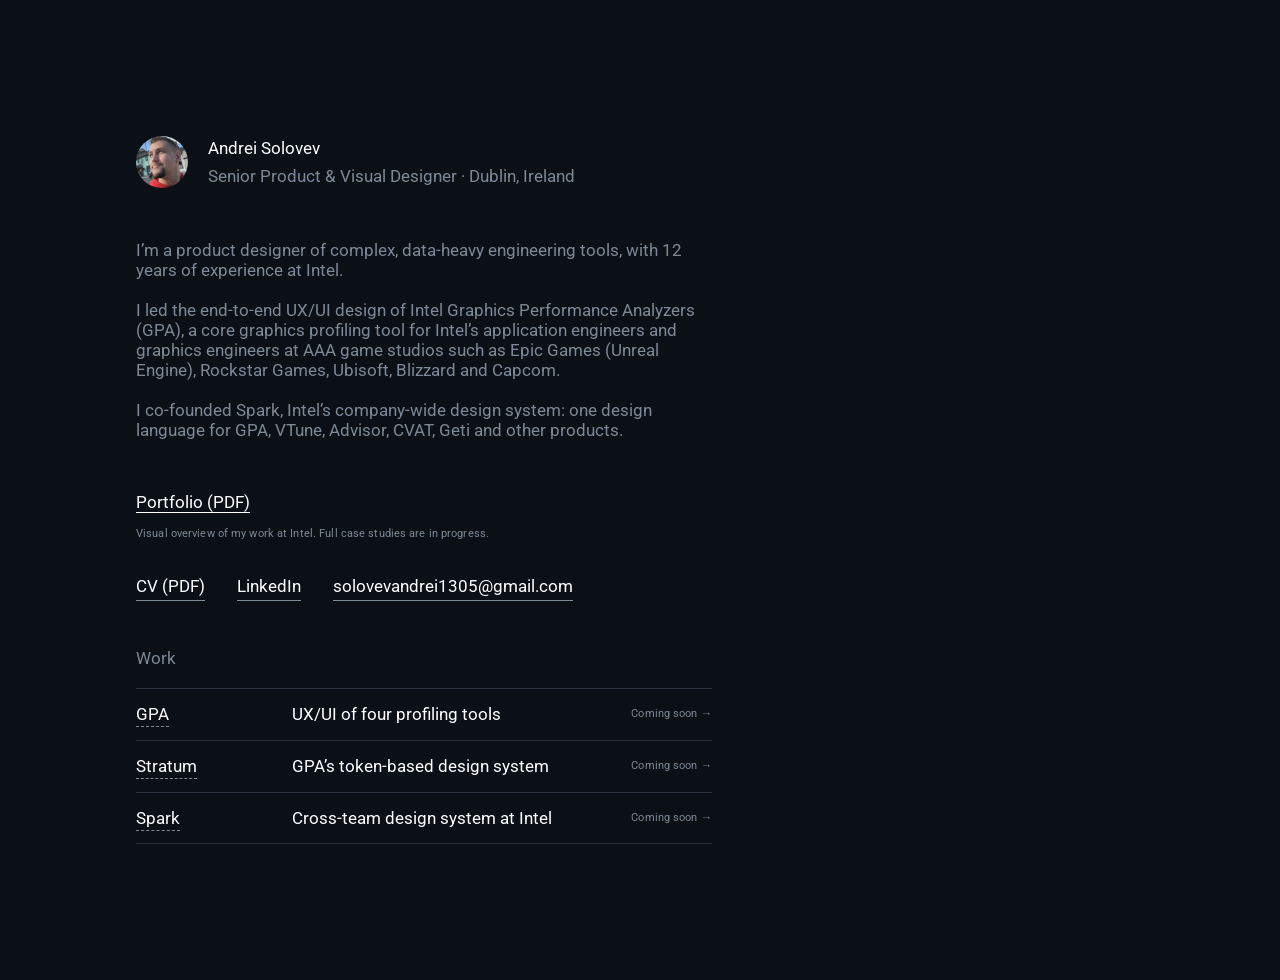
<file: index.html>
<!DOCTYPE html>
<html lang="en">
<head>
<meta charset="utf-8">
<meta name="viewport" content="width=device-width, initial-scale=1">
<title>Andrei Solovev</title>
<meta name="description" content="Andrei Solovev — Senior Product &amp; Visual Designer in Dublin. 12 years at Intel designing complex, data-heavy engineering tools and design systems.">
<meta property="og:type" content="website">
<meta property="og:url" content="https://solovevandrei.github.io/">
<meta property="og:title" content="Andrei Solovev">
<meta property="og:description" content="Andrei Solovev — Senior Product &amp; Visual Designer in Dublin. 12 years at Intel designing complex, data-heavy engineering tools and design systems.">
<meta property="og:image" content="https://solovevandrei.github.io/img/og.jpg">
<meta property="og:image:width" content="1200">
<meta property="og:image:height" content="630">
<meta name="twitter:card" content="summary_large_image">
<meta name="theme-color" content="#0B1017">
<link rel="icon" type="image/png" href="img/favicon.png">
<link rel="apple-touch-icon" href="img/apple-touch-icon.png">
<link rel="preconnect" href="https://fonts.googleapis.com">
<link rel="preconnect" href="https://fonts.gstatic.com" crossorigin>
<link href="https://fonts.googleapis.com/css2?family=Roboto:wght@400&display=swap" rel="stylesheet">
<link rel="stylesheet" href="site.css">
</head>
<body>
<main class="page">
<div class="col">
  <header class="who" data-b>
    <img class="avatar" src="img/avatar.jpg" alt="Andrei Solovev">
    <div class="who-text">
      <h1 class="t">Andrei Solovev</h1>
      <div class="g8"></div>
      <p class="t mute role"><span>Senior Product &amp; Visual Designer</span><span class="dot"> · </span><span>Dublin, Ireland</span></p>
    </div>
  </header>
  <div class="g52"></div>
  <p class="t mute" data-b>I’m a product designer of complex, data-heavy engineering tools, with 12 years of experience at Intel.</p>
  <div class="g20"></div>
  <p class="t mute" data-b>I led the end-to-end UX/UI design of Intel Graphics Performance Analyzers (GPA), a core graphics profiling tool for Intel’s application engineers and graphics engineers at AAA game studios such as Epic Games (Unreal Engine), Rockstar Games, Ubisoft, Blizzard and Capcom.</p>
  <div class="g20"></div>
  <p class="t mute" data-b>I co-founded Spark, Intel’s company-wide design system: one design language for GPA, VTune, Advisor, CVAT, Geti and other products.</p>
  <div class="g52"></div>
  <div class="pdfblock" data-b>
    <a class="pdflink t" href="Andrei_Solovev_Portfolio_2026.pdf">Portfolio (PDF)</a>
    <div class="g12"></div>
    <p class="t mute small">Visual overview of my work at Intel. Full case studies are in progress.</p>
  </div>
  <div class="g32"></div>
  <nav class="links t" aria-label="Contacts" data-b>
    <a href="Andrei_Solovev_CV.pdf">CV (PDF)</a>
    <a href="https://www.linkedin.com/in/andrei-solovev-8944394b">LinkedIn</a>
    <a href="mailto:solovevandrei1305@gmail.com">solovevandrei1305@gmail.com</a>
  </nav>
  <div class="g52"></div>
  <h2 class="t mute" data-b>Work</h2>
  <div class="g20"></div>
  <div class="rows">
  <a class="row" href="cases/gpa.html" data-b><span class="name t"><span>GPA</span></span><span class="d t">UX/UI of four profiling tools</span><span class="go t small">Coming soon →</span></a>
  <a class="row" href="cases/stratum.html" data-b><span class="name t"><span>Stratum</span></span><span class="d t">GPA’s token-based design system</span><span class="go t small">Coming soon →</span></a>
  <a class="row" href="cases/spark.html" data-b><span class="name t"><span>Spark</span></span><span class="d t">Cross-team design system at Intel</span><span class="go t small">Coming soon →</span></a>
  </div>

</div>
</main>
<script src="grid.js"></script>
</body>
</html>
</file>
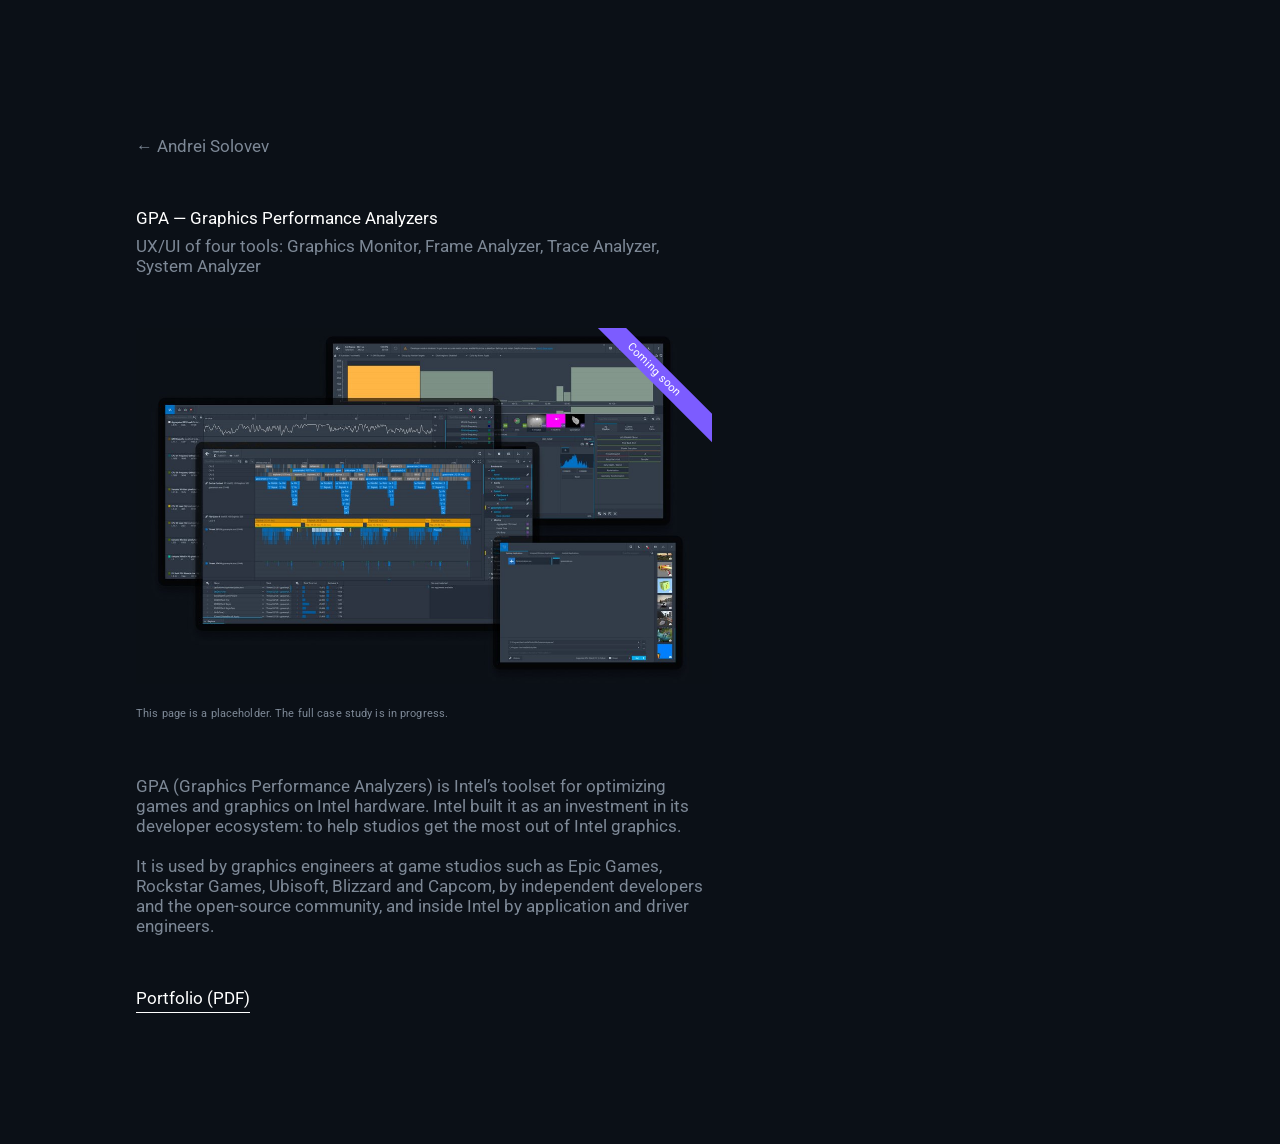
<file: cases/gpa.html>
<!DOCTYPE html>
<html lang="en">
<head>
<meta charset="utf-8">
<meta name="viewport" content="width=device-width, initial-scale=1">
<title>GPA — Andrei Solovev</title>
<meta name="description" content="Andrei Solovev — Senior Product &amp; Visual Designer in Dublin. 12 years at Intel designing complex, data-heavy engineering tools and design systems.">
<meta property="og:type" content="website">
<meta property="og:url" content="https://solovevandrei.github.io/cases/gpa.html">
<meta property="og:title" content="GPA — Andrei Solovev">
<meta property="og:description" content="Andrei Solovev — Senior Product &amp; Visual Designer in Dublin. 12 years at Intel designing complex, data-heavy engineering tools and design systems.">
<meta property="og:image" content="https://solovevandrei.github.io/img/og.jpg">
<meta property="og:image:width" content="1200">
<meta property="og:image:height" content="630">
<meta name="twitter:card" content="summary_large_image">
<meta name="theme-color" content="#0B1017">
<link rel="icon" type="image/png" href="../img/favicon.png">
<link rel="apple-touch-icon" href="../img/apple-touch-icon.png">
<link rel="preconnect" href="https://fonts.googleapis.com">
<link rel="preconnect" href="https://fonts.gstatic.com" crossorigin>
<link href="https://fonts.googleapis.com/css2?family=Roboto:wght@400&display=swap" rel="stylesheet">
<link rel="stylesheet" href="../site.css">
</head>
<body>
<main class="page">
<div class="col">
  <a class="t mute" href="../index.html" data-b>← Andrei Solovev</a>
  <div class="g52"></div>
  <h1 class="t" data-b>GPA — Graphics Performance Analyzers</h1>
  <div class="g8"></div>
  <p class="t mute" data-b>UX/UI of four tools: Graphics Monitor, Frame Analyzer, Trace Analyzer, System Analyzer</p>
  <div class="g52"></div>
  <figure class="shot" data-b>
    <img src="../img/gpa.jpg" alt="GPA tools: Frame Analyzer, System Analyzer, Trace Analyzer and Graphics Monitor">
    <span class="ribbon small">Coming soon</span>
  </figure>
  <div class="g20"></div>
  <p class="t mute small" data-b>This page is a placeholder. The full case study is in progress.</p>
  <div class="g52"></div>
  <p class="t mute" data-b>GPA (Graphics Performance Analyzers) is Intel’s toolset for optimizing games and graphics on Intel hardware. Intel built it as an investment in its developer ecosystem: to help studios get the most out of Intel graphics.</p>
  <div class="g20"></div>
  <p class="t mute" data-b>It is used by graphics engineers at game studios such as Epic Games, Rockstar Games, Ubisoft, Blizzard and Capcom, by independent developers and the open-source community, and inside Intel by application and driver engineers.</p>
  <div class="g52"></div>
  <nav class="links t" data-b><a class="pdf" href="../Andrei_Solovev_Portfolio_2026.pdf">Portfolio (PDF)</a></nav>
</div>
</main>
<script src="../grid.js"></script>
</body>
</html>
</file>
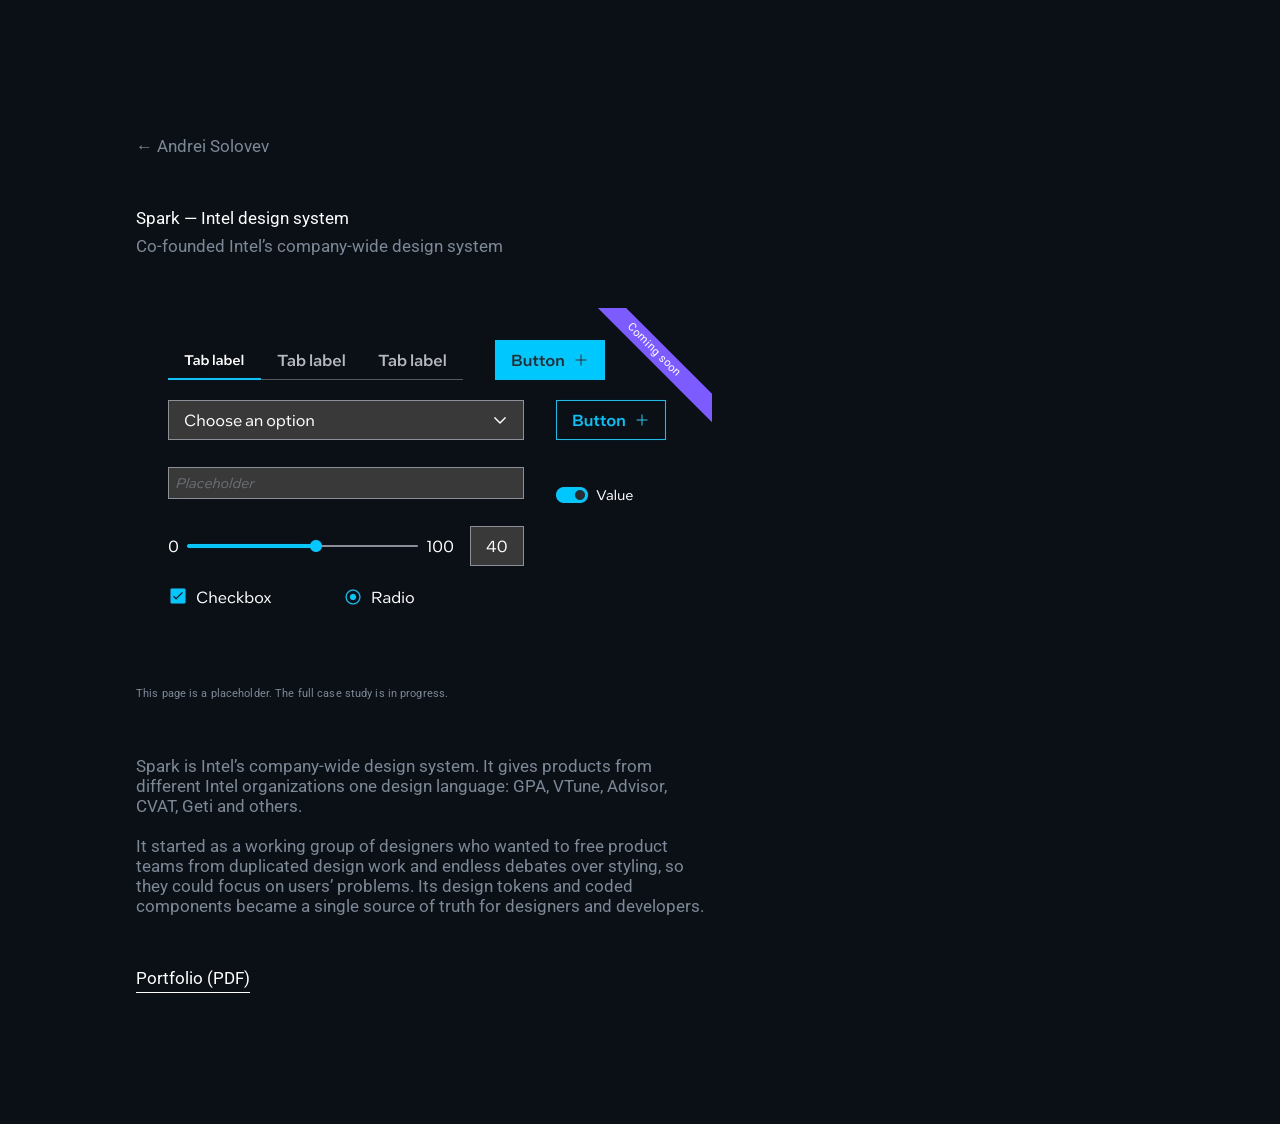
<file: cases/spark.html>
<!DOCTYPE html>
<html lang="en">
<head>
<meta charset="utf-8">
<meta name="viewport" content="width=device-width, initial-scale=1">
<title>Spark — Andrei Solovev</title>
<meta name="description" content="Andrei Solovev — Senior Product &amp; Visual Designer in Dublin. 12 years at Intel designing complex, data-heavy engineering tools and design systems.">
<meta property="og:type" content="website">
<meta property="og:url" content="https://solovevandrei.github.io/cases/spark.html">
<meta property="og:title" content="Spark — Andrei Solovev">
<meta property="og:description" content="Andrei Solovev — Senior Product &amp; Visual Designer in Dublin. 12 years at Intel designing complex, data-heavy engineering tools and design systems.">
<meta property="og:image" content="https://solovevandrei.github.io/img/og.jpg">
<meta property="og:image:width" content="1200">
<meta property="og:image:height" content="630">
<meta name="twitter:card" content="summary_large_image">
<meta name="theme-color" content="#0B1017">
<link rel="icon" type="image/png" href="../img/favicon.png">
<link rel="apple-touch-icon" href="../img/apple-touch-icon.png">
<link rel="preconnect" href="https://fonts.googleapis.com">
<link rel="preconnect" href="https://fonts.gstatic.com" crossorigin>
<link href="https://fonts.googleapis.com/css2?family=Roboto:wght@400&display=swap" rel="stylesheet">
<link rel="stylesheet" href="../site.css">
</head>
<body>
<main class="page">
<div class="col">
  <a class="t mute" href="../index.html" data-b>← Andrei Solovev</a>
  <div class="g52"></div>
  <h1 class="t" data-b>Spark — Intel design system</h1>
  <div class="g8"></div>
  <p class="t mute" data-b>Co-founded Intel’s company-wide design system</p>
  <div class="g52"></div>
  <figure class="shot" data-b>
    <img src="../img/spark.jpg" alt="Spark components">
    <span class="ribbon small">Coming soon</span>
  </figure>
  <div class="g20"></div>
  <p class="t mute small" data-b>This page is a placeholder. The full case study is in progress.</p>
  <div class="g52"></div>
  <p class="t mute" data-b>Spark is Intel’s company-wide design system. It gives products from different Intel organizations one design language: GPA, VTune, Advisor, CVAT, Geti and others.</p>
  <div class="g20"></div>
  <p class="t mute" data-b>It started as a working group of designers who wanted to free product teams from duplicated design work and endless debates over styling, so they could focus on users’ problems. Its design tokens and coded components became a single source of truth for designers and developers.</p>
  <div class="g52"></div>
  <nav class="links t" data-b><a class="pdf" href="../Andrei_Solovev_Portfolio_2026.pdf">Portfolio (PDF)</a></nav>
</div>
</main>
<script src="../grid.js"></script>
</body>
</html>
</file>
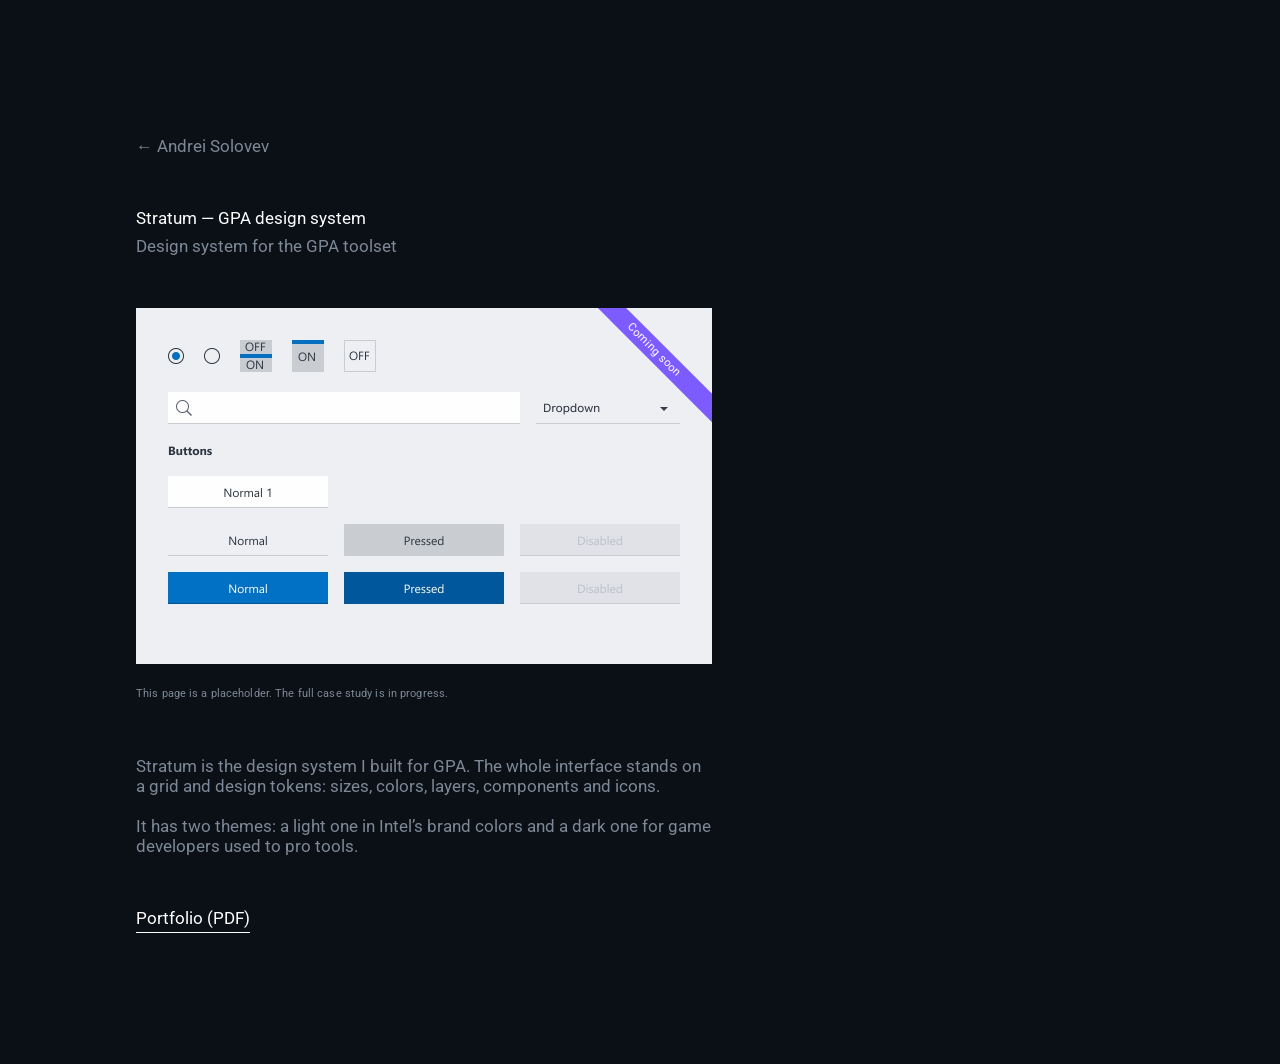
<file: cases/stratum.html>
<!DOCTYPE html>
<html lang="en">
<head>
<meta charset="utf-8">
<meta name="viewport" content="width=device-width, initial-scale=1">
<title>Stratum — Andrei Solovev</title>
<meta name="description" content="Andrei Solovev — Senior Product &amp; Visual Designer in Dublin. 12 years at Intel designing complex, data-heavy engineering tools and design systems.">
<meta property="og:type" content="website">
<meta property="og:url" content="https://solovevandrei.github.io/cases/stratum.html">
<meta property="og:title" content="Stratum — Andrei Solovev">
<meta property="og:description" content="Andrei Solovev — Senior Product &amp; Visual Designer in Dublin. 12 years at Intel designing complex, data-heavy engineering tools and design systems.">
<meta property="og:image" content="https://solovevandrei.github.io/img/og.jpg">
<meta property="og:image:width" content="1200">
<meta property="og:image:height" content="630">
<meta name="twitter:card" content="summary_large_image">
<meta name="theme-color" content="#0B1017">
<link rel="icon" type="image/png" href="../img/favicon.png">
<link rel="apple-touch-icon" href="../img/apple-touch-icon.png">
<link rel="preconnect" href="https://fonts.googleapis.com">
<link rel="preconnect" href="https://fonts.gstatic.com" crossorigin>
<link href="https://fonts.googleapis.com/css2?family=Roboto:wght@400&display=swap" rel="stylesheet">
<link rel="stylesheet" href="../site.css">
</head>
<body>
<main class="page">
<div class="col">
  <a class="t mute" href="../index.html" data-b>← Andrei Solovev</a>
  <div class="g52"></div>
  <h1 class="t" data-b>Stratum — GPA design system</h1>
  <div class="g8"></div>
  <p class="t mute" data-b>Design system for the GPA toolset</p>
  <div class="g52"></div>
  <figure class="shot" data-b>
    <img src="../img/stratum.jpg" alt="Stratum components, light theme">
    <span class="ribbon small">Coming soon</span>
  </figure>
  <div class="g20"></div>
  <p class="t mute small" data-b>This page is a placeholder. The full case study is in progress.</p>
  <div class="g52"></div>
  <p class="t mute" data-b>Stratum is the design system I built for GPA. The whole interface stands on a grid and design tokens: sizes, colors, layers, components and icons.</p>
  <div class="g20"></div>
  <p class="t mute" data-b>It has two themes: a light one in Intel’s brand colors and a dark one for game developers used to pro tools.</p>
  <div class="g52"></div>
  <nav class="links t" data-b><a class="pdf" href="../Andrei_Solovev_Portfolio_2026.pdf">Portfolio (PDF)</a></nav>
</div>
</main>
<script src="../grid.js"></script>
</body>
</html>
</file>
<file: site.css>
/* VOICE: quiet, compact, text first
   IDEA: a plain text column, like a tool's side panel
   PICTURE: small 84x52 thumbnails in the work list (or none); one 576x356 placeholder on case pages
   COLOUR and TYPE: black, white, one grey; Roboto 400, cap 12 and cap 8
   LAYOUT: 576 column at 136 from the edges; every block and gap is a golden-grid step */
:root{
  --s4:4px;--s8:8px;--s12:12px;--s20:20px;--s32:32px;--s52:52px;--s84:84px;--s136:136px;--s220:220px;--s356:356px;--s576:576px;
  --t8:11.25px;--t12:16.88px;--lh12:20px;
  --bg:#0B1017;--ink:#fff;--mute:#7D8896;--line:#29313C;
}
*{box-sizing:border-box;margin:0;padding:0}
html,body{background:var(--bg)}
body{color:var(--ink);font-family:Roboto,Arial,sans-serif;font-weight:400;font-size:var(--t12);line-height:var(--lh12);-webkit-font-smoothing:antialiased}
a{color:inherit;text-decoration:none}
h1,h2,h3{font-size:inherit;line-height:inherit;font-weight:400}
img{display:block}
.t{text-box:trim-both cap alphabetic;-webkit-text-box:trim-both cap alphabetic}
.mute{color:var(--mute)}
.small{font-size:var(--t8);letter-spacing:.01em}
.page{width:100%;min-height:932px;padding:var(--s136)} /* desktop: column always 136 from the left edge of the window, any width */
.col{width:var(--s576);display:flex;flex-direction:column}
.g8{height:var(--s8)}.g20{height:var(--s20)}.g32{height:var(--s32)}.g52{height:var(--s52)}.g84{height:var(--s84)}
.links{display:flex;gap:var(--s32)}
.links a{text-decoration:underline solid var(--mute) 1px;text-underline-offset:8px}
.links a:hover,.links a:focus-visible{text-decoration-color:var(--ink);outline:none}
.links a.pdf{text-decoration-color:var(--ink)}
/* work list: each row is 52 tall, lines drawn without taking space */
.rows{display:flex;flex-direction:column}
.row{display:flex;align-items:center;gap:var(--s20);height:var(--s52);box-shadow:inset 0 1px 0 var(--line)}
.row:last-child{box-shadow:inset 0 1px 0 var(--line),inset 0 -1px 0 var(--line)}
.row img{width:var(--s84);height:var(--s52);object-fit:cover;filter:grayscale(1);opacity:.8;transition:filter .2s,opacity .2s}
.row .name{width:var(--s136)}
.row .name span{text-decoration:underline dashed var(--mute) 1px;text-underline-offset:6px}
.row .d{flex:1}
.row .go{color:var(--mute)}
.row:hover,.row:focus-visible{background:#131A23;outline:none}
.row:hover .name span,.row:focus-visible .name span{text-decoration-style:solid;text-decoration-color:var(--ink)}
.row:hover .go,.row:focus-visible .go{color:var(--ink)}
.row:hover img,.row:focus-visible img{filter:none;opacity:1}
/* case page */
.shot{position:relative;width:var(--s576);height:var(--s356);overflow:hidden}
.shot img{width:100%;height:100%;object-fit:cover}
.ribbon{position:absolute;top:32px;right:-52px;width:var(--s220);height:var(--s20);background:#7C5CFF;color:#FFFFFF;display:flex;align-items:center;justify-content:center;transform:rotate(45deg);letter-spacing:.04em}
/* grid check */
.gridbtn{position:fixed;right:var(--s20);bottom:var(--s20);z-index:20;font:inherit;font-size:var(--t8);color:var(--mute);background:var(--bg);border:1px solid var(--line);height:var(--s32);padding:0 var(--s12);cursor:pointer}
.gridbtn:hover,.gridbtn[aria-pressed=true]{color:var(--ink);border-color:var(--ink)}
body.grid .page{background-image:linear-gradient(rgba(255,59,48,.18) 1px,transparent 1px),linear-gradient(90deg,rgba(255,59,48,.18) 1px,transparent 1px);background-size:16px 16px;background-position:0 0}
@media (prefers-reduced-motion:reduce){.row img{transition:none}}
.who{display:flex;align-items:center;gap:var(--s20)}
.who-text{display:flex;flex-direction:column}
.avatar{width:var(--s52);height:var(--s52);border-radius:50%;object-fit:cover}
.g12{height:var(--s12)}
.pdfblock{display:flex;flex-direction:column}
.pdflink{align-self:flex-start;text-decoration:underline solid var(--ink) 1px;text-underline-offset:4px}
.pdflink:hover,.pdflink:focus-visible{text-decoration-thickness:2px;outline:none}

/* MOBILE (< 848 = 576 + 2x136): side margins 20, column = screen - 40; paragraphs line-height 24.
   Work row: name + "Coming soon" on top, description below; 20 + 12 + 20 + 12 + 20 = 84.
   Case picture 356x220. */
@media (max-width:847px){
  .page{min-height:0;padding:var(--s52) 0 var(--s84)}
  .page{padding-left:var(--s20);padding-right:var(--s20)}
  .col{width:100%;margin:0 auto}
  p.t{line-height:24px}
  .links{flex-wrap:wrap;column-gap:var(--s32);row-gap:var(--s20)}
  .row{flex-wrap:wrap;align-items:flex-start;align-content:flex-start;column-gap:0;row-gap:var(--s20);height:var(--s84);padding-top:var(--s20)}
  .row .name{width:auto;flex:1}
  .row .go{order:2}
  .row .d{order:3;flex:0 0 100%;color:var(--mute)}
  .shot{width:100%;height:auto;aspect-ratio:356/220}
  .ribbon{top:20px;right:-64px}
  .role{display:flex;flex-direction:column;row-gap:var(--s8)}
  .role .dot{display:none}
}
</file>
